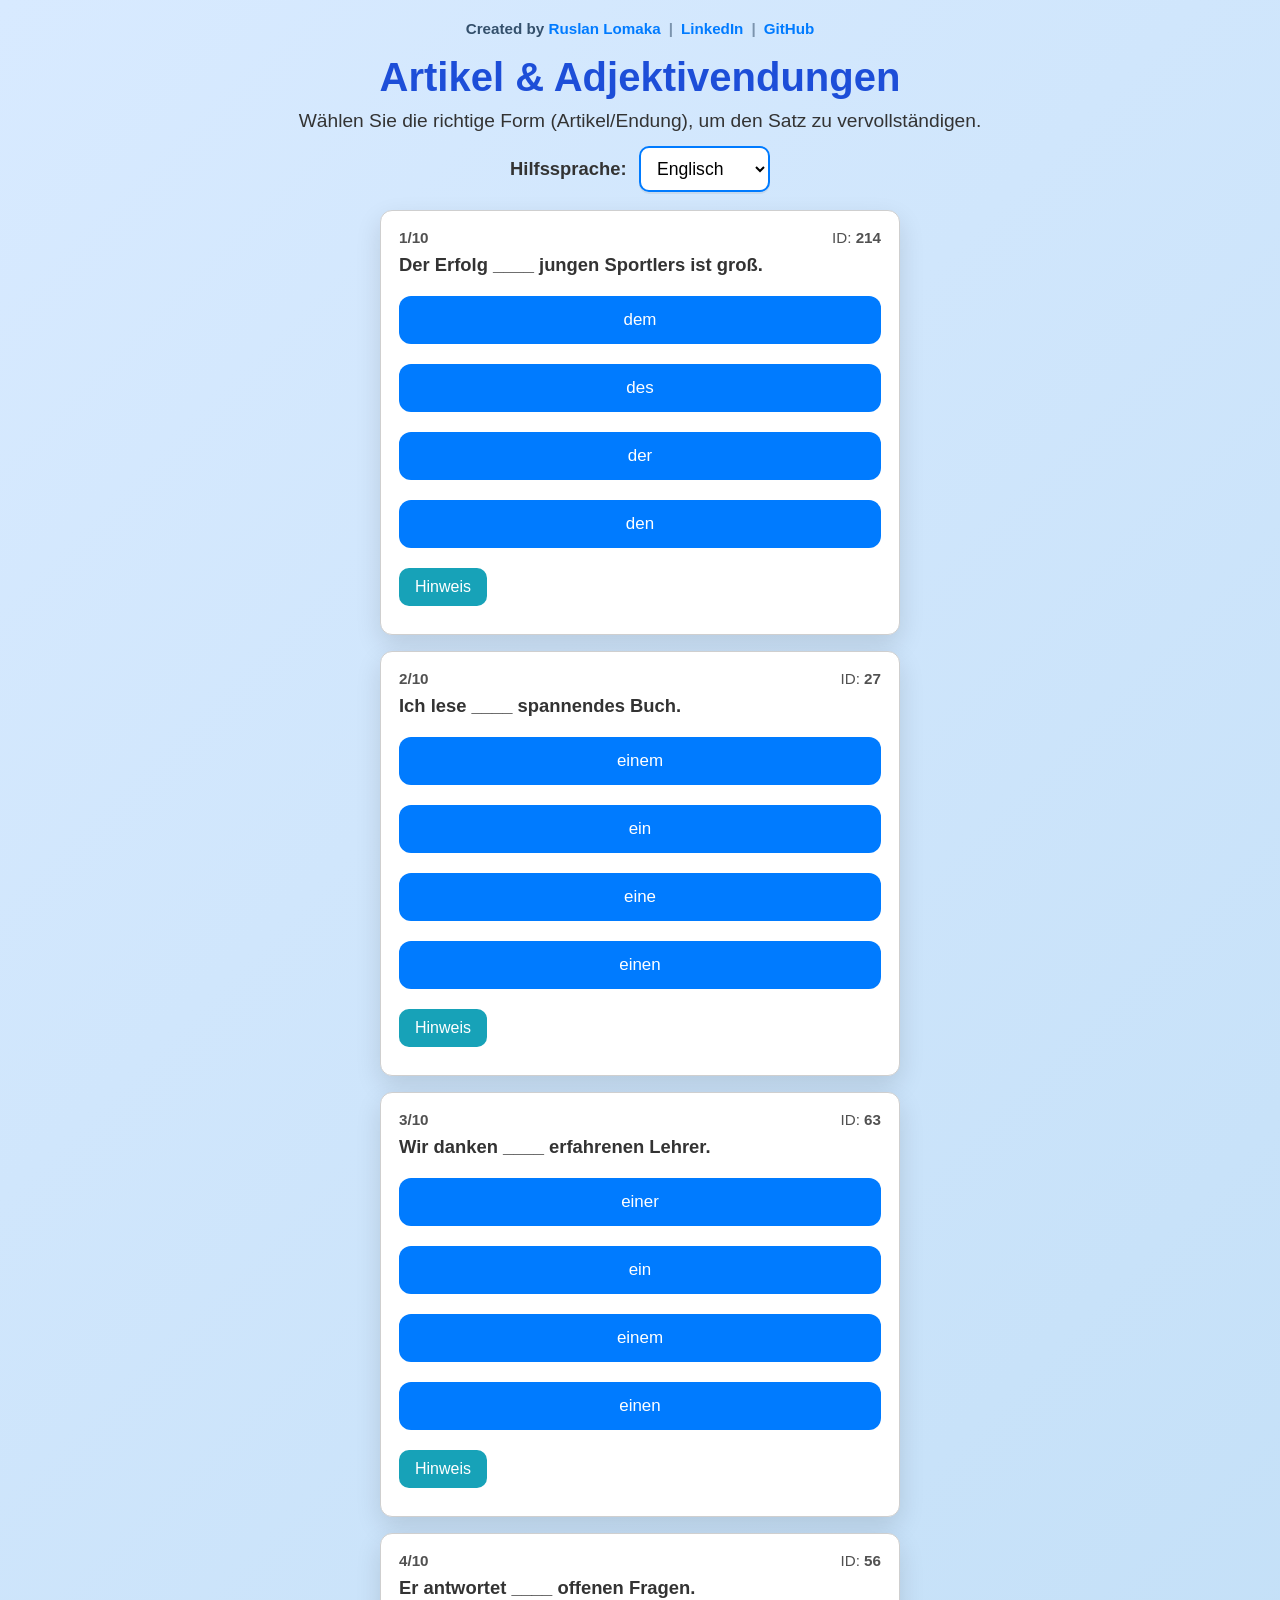
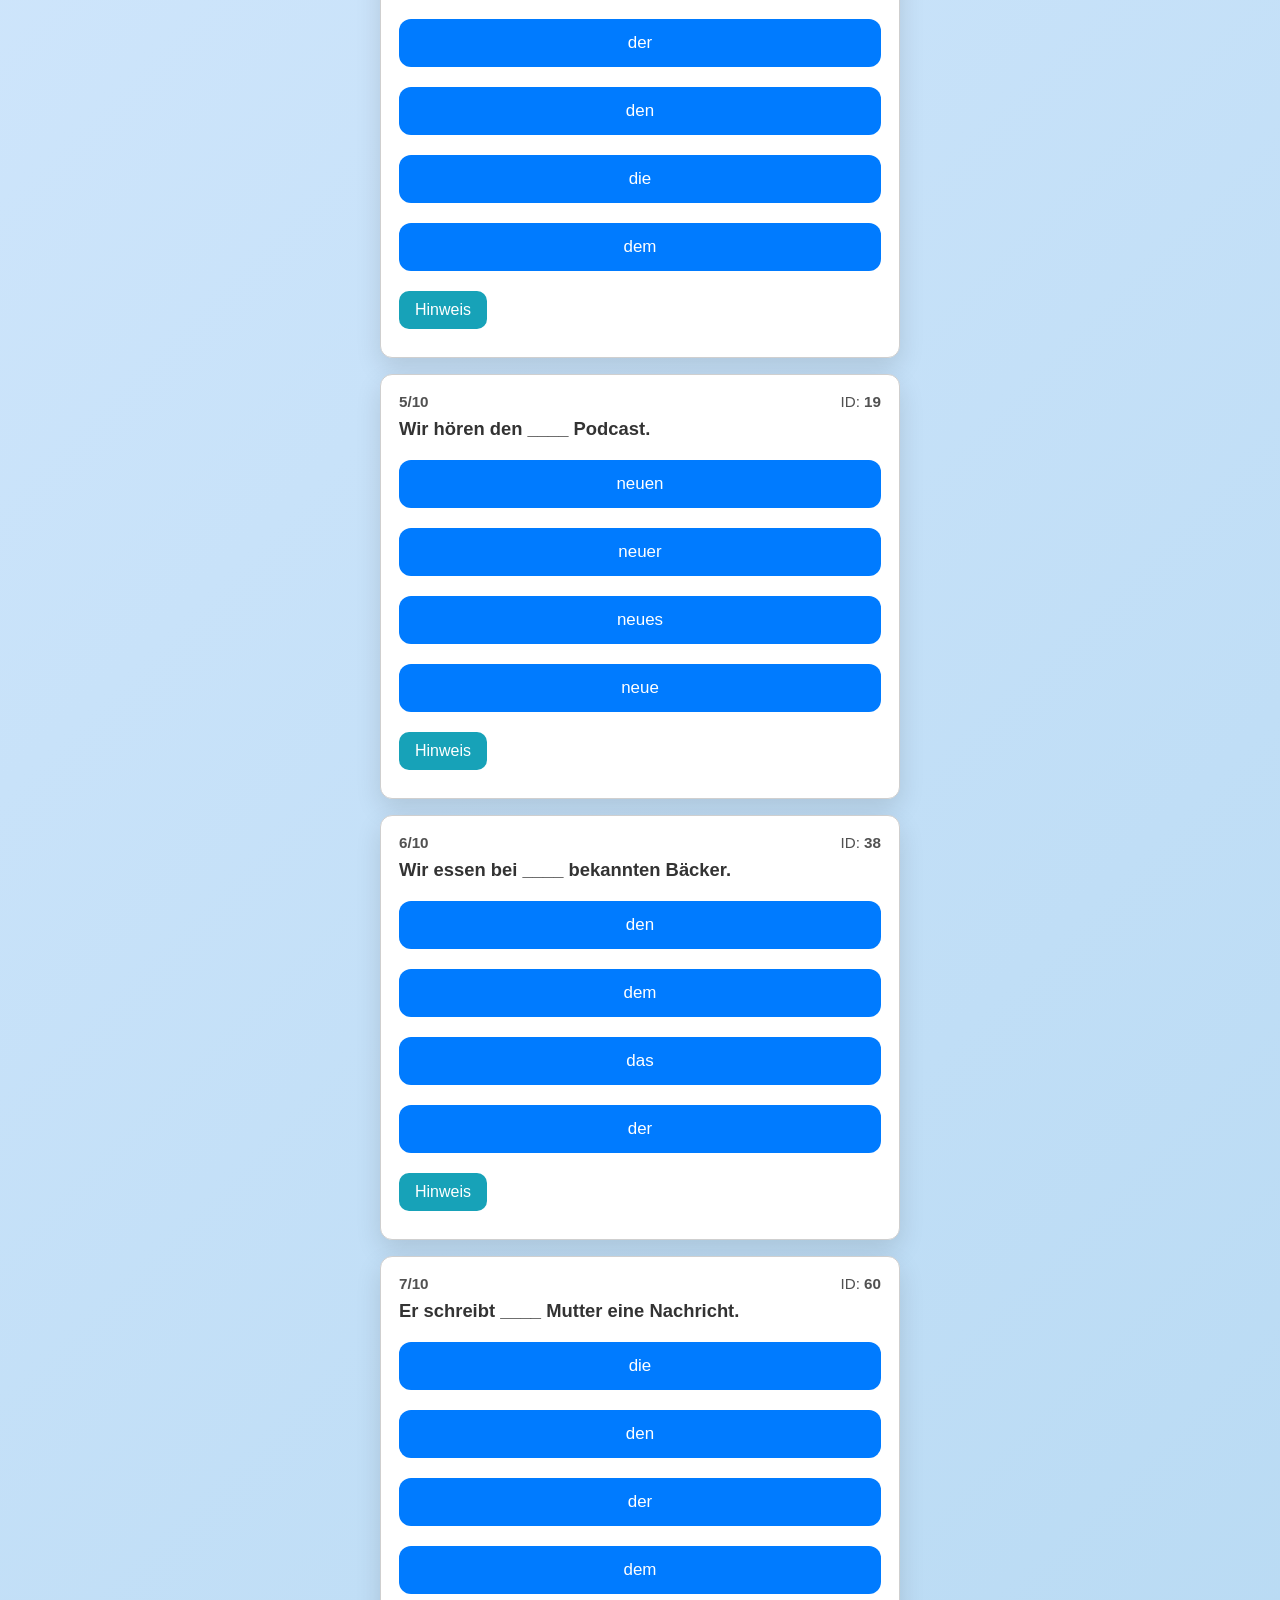
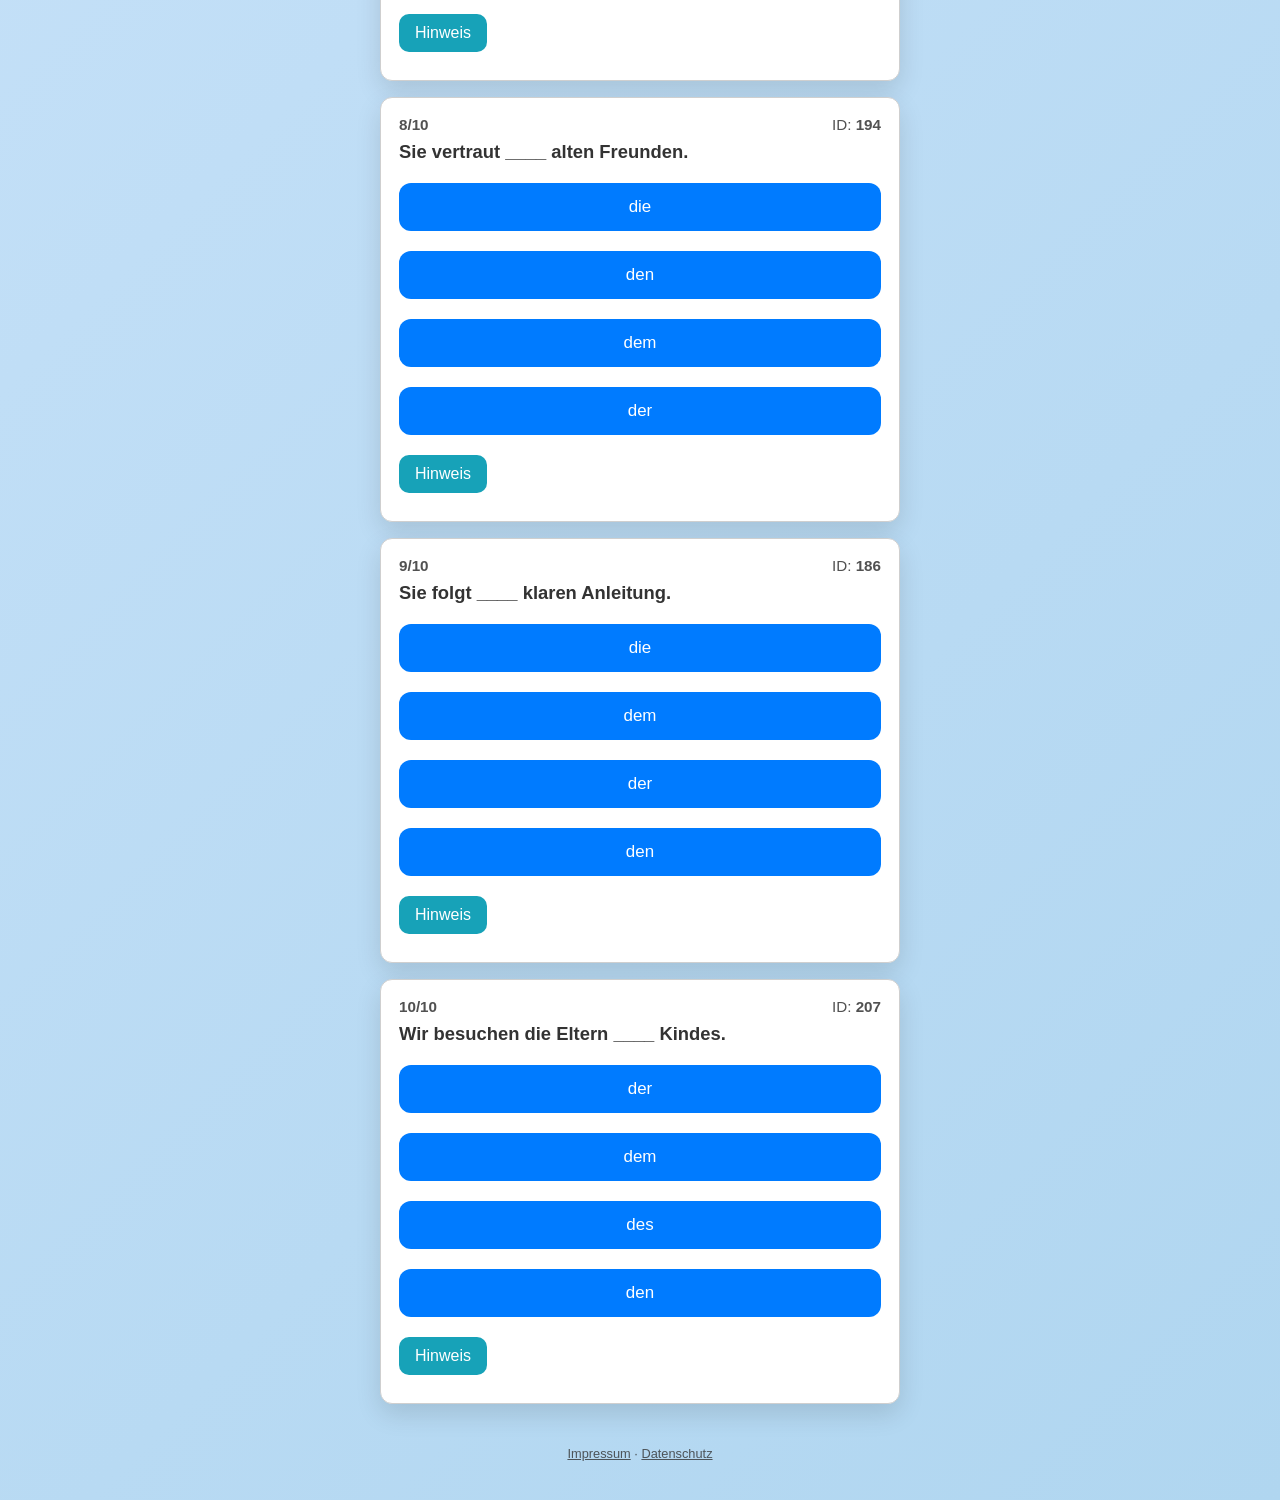
<file: index.html>
<!DOCTYPE html> <html lang="de"> <head> <meta charset="UTF-8" /> <meta name="viewport" content="width=device-width, initial-scale=1.0" /> <title>Artikel & Adjektivendungen – Trainer</title> <link rel="stylesheet" href="styles.css" /> </head> <body> <div class="credits-top"> <span>Created by <a href="https://work.ruslanlomaka.org" target="_blank" rel="noopener">Ruslan Lomaka</a></span> <span class="credits-separator">|</span> <a href="https://www.linkedin.com/in/ruslan-lomaka/" target="_blank" rel="noopener">LinkedIn</a> <span class="credits-separator">|</span> <a href="https://github.com/RuslanLomaka/adjectiveEndings" target="_blank" rel="noopener">GitHub</a> </div> <header class="page-header"> <h1>Artikel & Adjektivendungen</h1> <p>Wählen Sie die richtige Form (Artikel/Endung), um den Satz zu vervollständigen.</p> </header> <!-- Try Again Button --> <button id="try-again-button" class="try-again-btn" type="button" hidden> 🔄 Versuchen Sie es erneut </button> <!-- Language selection --> <div class="language-bar"> <label for="language-select">Hilfssprache:</label> <select id="language-select"> <option value="en">Englisch</option> <option value="uk">Ukrainisch</option> </select> </div> <!-- Optional: global info (can stay empty) --> <div id="meta-bar" class="meta-bar" aria-live="polite"></div> <!-- Questions --> <main id="questions-container"></main> <!-- Score Display --> <section id="score-display" class="score" hidden aria-live="polite"> <h2>Runde abgeschlossen 🎉</h2> <p id="final-score"></p> <p id="final-feedback"></p> </section> <!-- Grammar modal --> <div id="grammar-modal" class="modal" aria-hidden="true"> <div class="modal__backdrop" data-close="1"></div> <div class="modal__card" role="dialog" aria-modal="true" aria-labelledby="modal-title"> <div class="modal__header"> <h3 id="modal-title" class="modal__title">Regeln</h3> <button class="modal__close" type="button" data-close="1" aria-label="Close">✕</button> </div> <div id="grammar-content" class="modal__body"> <!-- filled by JS --> </div> <div class="modal__footer"> <button class="modal__ok" type="button" data-close="1">OK</button> </div> </div> </div> <script src="app.js" defer></script> <!-- rechtliches -->
<footer class="rechtliches" style="clear:both;margin:2.5rem auto 1rem;padding:0 1rem;text-align:center;font-size:.8rem;line-height:1.6;opacity:.8"><a href="https://edv.ruslanlomaka.org/impressum/" style="color:inherit;text-decoration:underline">Impressum</a> · <a href="datenschutz.html" style="color:inherit;text-decoration:underline">Datenschutz</a></footer>
</body> </html>
</file>
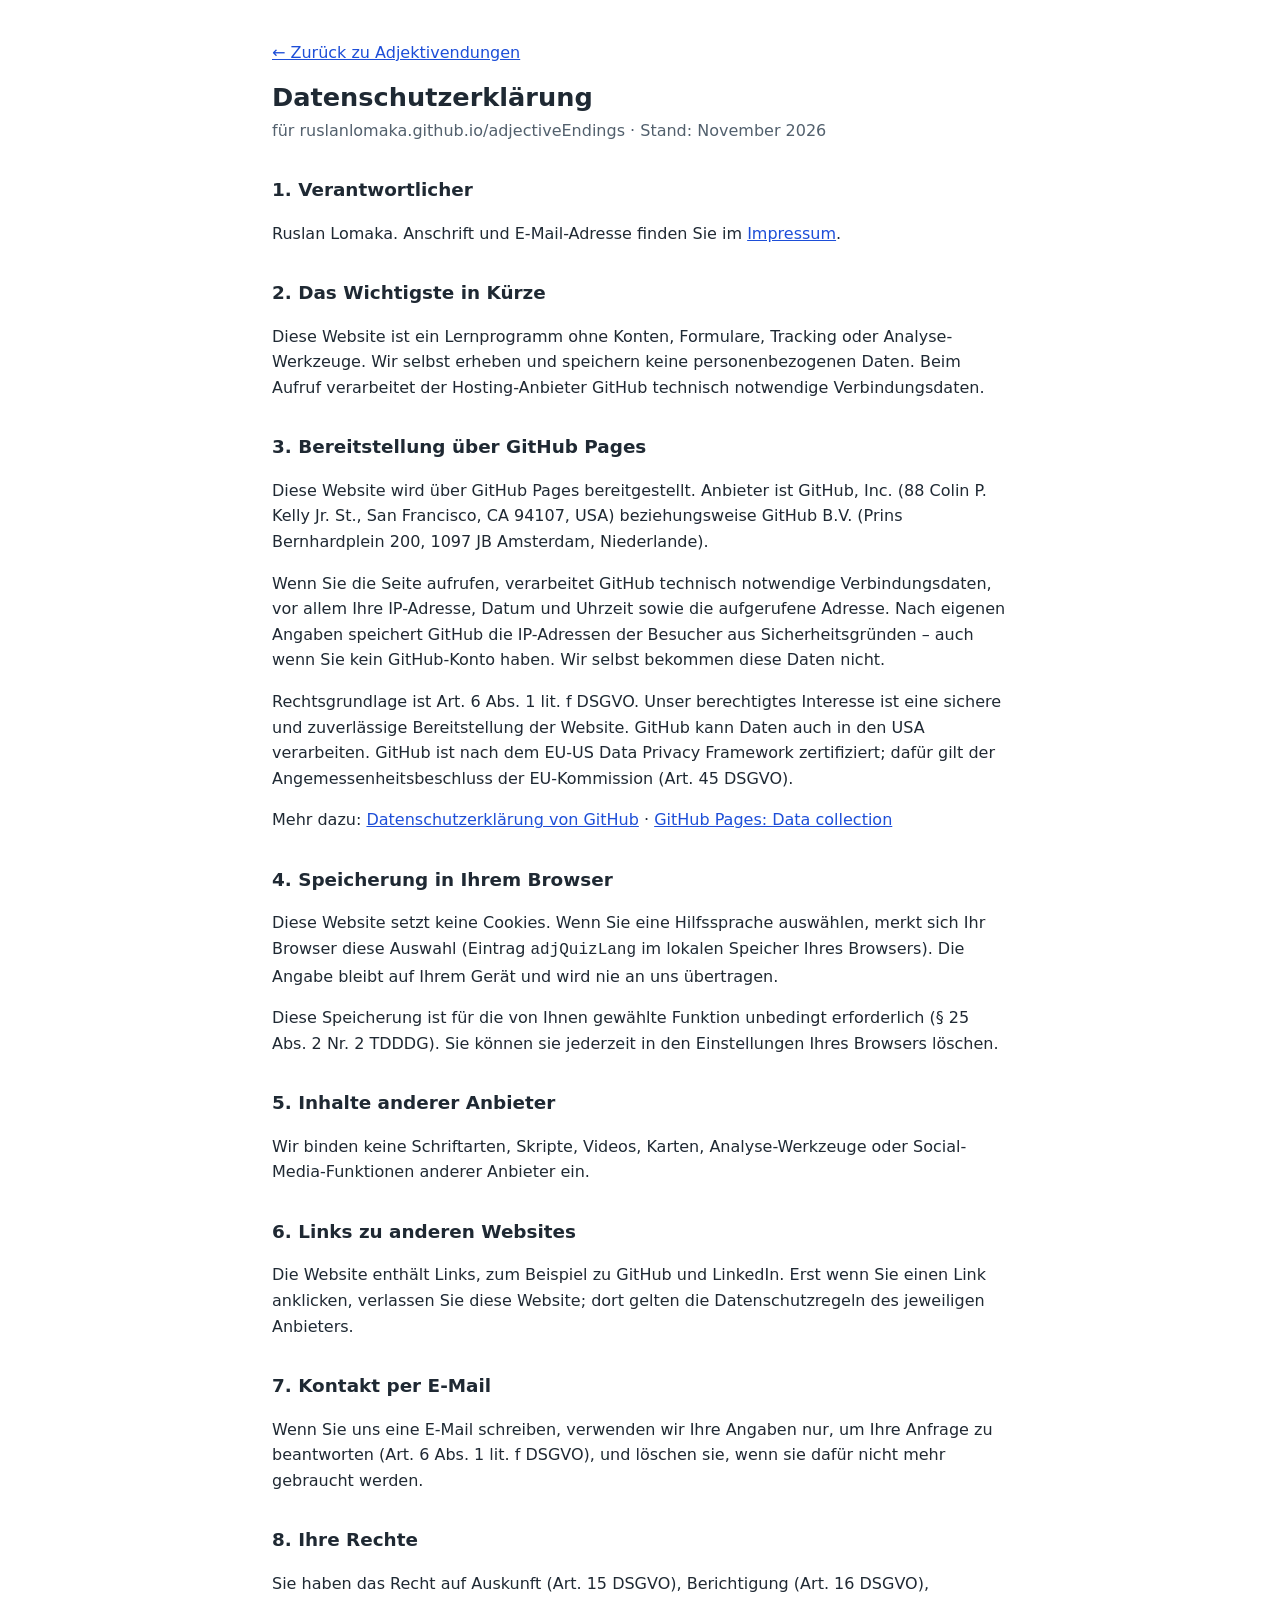
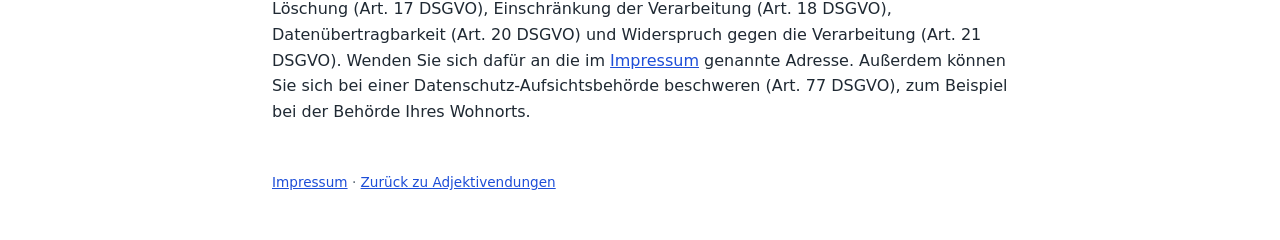
<file: datenschutz.html>
<!DOCTYPE html>
<html lang="de">
<head>
<meta charset="utf-8">
<meta name="viewport" content="width=device-width, initial-scale=1">
<meta name="robots" content="noindex">
<title>Datenschutzerklärung – Adjektivendungen</title>
<style>
  :root { color-scheme: light dark; --text: #1f2933; --muted: #52606d; --bg: #ffffff; --link: #1d4ed8; }
  @media (prefers-color-scheme: dark) { :root { --text: #e4e7eb; --muted: #9aa5b1; --bg: #111827; --link: #93c5fd; } }
  body { margin: 0; background: var(--bg); color: var(--text); font: 16px/1.6 system-ui, -apple-system, "Segoe UI", Roboto, sans-serif; }
  main { max-width: 46rem; margin: 0 auto; padding: 1.5rem 1rem 3rem; overflow-wrap: anywhere; }
  h1 { font-size: 1.6rem; line-height: 1.25; margin: 1rem 0 .25rem; }
  h2 { font-size: 1.15rem; margin: 2rem 0 .5rem; }
  a { color: var(--link); }
  .meta { color: var(--muted); margin-top: 0; }
  ul { padding-left: 1.25rem; }
  li { margin: .4rem 0; }
  footer { margin-top: 3rem; font-size: .85rem; color: var(--muted); }
</style>
</head>
<body>
<main>
<p><a href="./">← Zurück zu Adjektivendungen</a></p>
<h1>Datenschutzerklärung</h1>
<p class="meta">für ruslanlomaka.github.io/adjectiveEndings · Stand: November 2026</p>
<h2>1. Verantwortlicher</h2>
<p>Ruslan Lomaka. Anschrift und E-Mail-Adresse finden Sie im <a href="https://edv.ruslanlomaka.org/impressum/">Impressum</a>.</p>
<h2>2. Das Wichtigste in Kürze</h2>
<p>Diese Website ist ein Lernprogramm ohne Konten, Formulare, Tracking oder Analyse-Werkzeuge. Wir selbst erheben und speichern keine personenbezogenen Daten. Beim Aufruf verarbeitet der Hosting-Anbieter GitHub technisch notwendige Verbindungsdaten.</p>
<h2>3. Bereitstellung über GitHub Pages</h2>
<p>Diese Website wird über GitHub Pages bereitgestellt. Anbieter ist GitHub, Inc. (88 Colin P. Kelly Jr. St., San Francisco, CA 94107, USA) beziehungsweise GitHub B.V. (Prins Bernhardplein 200, 1097 JB Amsterdam, Niederlande).</p>
<p>Wenn Sie die Seite aufrufen, verarbeitet GitHub technisch notwendige Verbindungsdaten, vor allem Ihre IP-Adresse, Datum und Uhrzeit sowie die aufgerufene Adresse. Nach eigenen Angaben speichert GitHub die IP-Adressen der Besucher aus Sicherheitsgründen – auch wenn Sie kein GitHub-Konto haben. Wir selbst bekommen diese Daten nicht.</p>
<p>Rechtsgrundlage ist Art. 6 Abs. 1 lit. f DSGVO. Unser berechtigtes Interesse ist eine sichere und zuverlässige Bereitstellung der Website. GitHub kann Daten auch in den USA verarbeiten. GitHub ist nach dem EU-US Data Privacy Framework zertifiziert; dafür gilt der Angemessenheitsbeschluss der EU-Kommission (Art. 45 DSGVO).</p>
<p>Mehr dazu: <a href="https://docs.github.com/de/site-policy/privacy-policies/github-general-privacy-statement">Datenschutzerklärung von GitHub</a> · <a href="https://docs.github.com/en/pages/getting-started-with-github-pages/about-github-pages">GitHub Pages: Data collection</a></p>
<h2>4. Speicherung in Ihrem Browser</h2>
<p>Diese Website setzt keine Cookies. Wenn Sie eine Hilfssprache auswählen, merkt sich Ihr Browser diese Auswahl (Eintrag <code>adjQuizLang</code> im lokalen Speicher Ihres Browsers). Die Angabe bleibt auf Ihrem Gerät und wird nie an uns übertragen.</p>
<p>Diese Speicherung ist für die von Ihnen gewählte Funktion unbedingt erforderlich (§ 25 Abs. 2 Nr. 2 TDDDG). Sie können sie jederzeit in den Einstellungen Ihres Browsers löschen.</p>
<h2>5. Inhalte anderer Anbieter</h2>
<p>Wir binden keine Schriftarten, Skripte, Videos, Karten, Analyse-Werkzeuge oder Social-Media-Funktionen anderer Anbieter ein.</p>
<h2>6. Links zu anderen Websites</h2>
<p>Die Website enthält Links, zum Beispiel zu GitHub und LinkedIn. Erst wenn Sie einen Link anklicken, verlassen Sie diese Website; dort gelten die Datenschutzregeln des jeweiligen Anbieters.</p>
<h2>7. Kontakt per E-Mail</h2>
<p>Wenn Sie uns eine E-Mail schreiben, verwenden wir Ihre Angaben nur, um Ihre Anfrage zu beantworten (Art. 6 Abs. 1 lit. f DSGVO), und löschen sie, wenn sie dafür nicht mehr gebraucht werden.</p>
<h2>8. Ihre Rechte</h2>
<p>Sie haben das Recht auf Auskunft (Art. 15 DSGVO), Berichtigung (Art. 16 DSGVO), Löschung (Art. 17 DSGVO), Einschränkung der Verarbeitung (Art. 18 DSGVO), Datenübertragbarkeit (Art. 20 DSGVO) und Widerspruch gegen die Verarbeitung (Art. 21 DSGVO). Wenden Sie sich dafür an die im <a href="https://edv.ruslanlomaka.org/impressum/">Impressum</a> genannte Adresse. Außerdem können Sie sich bei einer Datenschutz-Aufsichtsbehörde beschweren (Art. 77 DSGVO), zum Beispiel bei der Behörde Ihres Wohnorts.</p>
<footer><a href="https://edv.ruslanlomaka.org/impressum/">Impressum</a> · <a href="./">Zurück zu Adjektivendungen</a></footer>
</main>
</body>
</html>
</file>
<file: styles.css>
/* =========================
   Base / Variables
========================= */

:root {
  --bg1: #d8eaff;
  --bg2: #b0d6f0;
  --primary: #007bff;
  --primary-dark: #0056b3;
  --accent: #17a2b8;
  --accent-dark: #117a8b;
  --ok: #28a745;
  --bad: #dc3545;
  --text: #333;
  --card: #ffffff;
  --border: #cfcfcf;

  --shadow: 0 10px 26px rgba(0, 0, 0, 0.12);
  --shadow-strong: 0 22px 60px rgba(0, 0, 0, 0.25);
  --radius: 12px;
}

* {
  box-sizing: border-box;
}

body {
  font-family: "Poppins", Arial, sans-serif;
  background: linear-gradient(135deg, var(--bg1), var(--bg2));
  padding: 20px;
  margin: 0;
  color: var(--text);
}

.credits-top {
  display: flex;
  flex-wrap: wrap;
  justify-content: center;
  align-items: center;
  gap: 8px;
  margin: 0 auto 18px;
  color: #34506c;
  font-size: 0.95rem;
  font-weight: 700;
}

.credits-top a {
  color: var(--primary);
  text-decoration: none;
}

.credits-top a:hover {
  text-decoration: underline;
}

.credits-separator {
  opacity: 0.55;
}

/* Hide elements using HTML hidden */
[hidden] {
  display: none !important;
}

/* =========================
   Header
========================= */

.page-header {
  text-align: center;
  margin-bottom: 14px;
}

.page-header h1 {
  font-size: 2.5rem;
  color: #1d4ed8;
  margin: 0 0 10px 0;
}

.page-header p {
  font-size: 1.2rem;
  margin: 0;
}

/* =========================
   Language bar
========================= */

.language-bar {
  text-align: center;
  margin-bottom: 18px;
}

.language-bar label {
  font-size: 1.15rem;
  margin-right: 8px;
  font-weight: 600;
}

.language-bar select {
  font-size: 1.1rem;
  padding: 10px 12px;
  border: 2px solid var(--primary);
  border-radius: 10px;
  background-color: var(--card);
  box-shadow: 0 2px 0 rgba(0,0,0,0.06);
}

/* =========================
   Meta bar
========================= */

.meta-bar {
  width: 80%;
  max-width: 520px;
  margin: 0 auto 10px auto;
  text-align: center;
  font-size: 0.95rem;
  opacity: 0.85;
}

/* =========================
   Question cards
========================= */

#questions-container {
  margin-top: 10px;
}

.question-container {
  margin: 16px auto;
  padding: 18px;
  width: 80%;
  max-width: 520px;
  background-color: var(--card);
  border-radius: var(--radius);
  border: 1px solid var(--border);
  box-shadow: var(--shadow);
  transition: transform 0.2s, box-shadow 0.2s;
}

.question-container:hover {
  transform: translateY(-1px);
  box-shadow: 0 14px 32px rgba(0,0,0,0.14);
}

/* =========================
   Answer buttons
========================= */

.choice-btn {
  width: 100%;
  padding: 14px 14px;
  margin: 10px 0;
  background-color: var(--primary);
  color: white;
  font-size: 1.06rem;
  border: none;
  border-radius: 12px;
  cursor: pointer;
  transition: background-color 0.2s, box-shadow 0.2s, transform 0.05s;
}

.choice-btn:hover {
  background-color: var(--primary-dark);
  box-shadow: 0 8px 14px rgba(0,0,0,0.18);
}

.choice-btn:active {
  transform: translateY(1px);
}

.choice-btn:disabled {
  cursor: not-allowed;
  background-color: #d3d3d3;
  color: #333;
  box-shadow: none;
}

.choice-btn.selected {
  outline: 3px solid #1d4ed8;
  outline-offset: 2px;
}

/* =========================
   Hint area
========================= */

.hint-section {
  margin-top: 10px;
  display: flex;
  align-items: center;
  gap: 10px;
  flex-wrap: wrap;
}

.hint-btn {
  padding: 10px 16px;
  font-size: 1rem;
  background-color: var(--accent);
  color: white;
  border: none;
  border-radius: 10px;
  cursor: pointer;
  transition: background-color 0.2s, box-shadow 0.2s;
}

.hint-btn:hover {
  background-color: var(--accent-dark);
  box-shadow: 0 6px 12px rgba(0,0,0,0.14);
}

.hint-btn:disabled {
  background-color: #d3d3d3;
  color: #777;
  cursor: not-allowed;
  box-shadow: none;
}

/* clickable grammar link */
.case-link {
  color: #1d4ed8;
  font-weight: 700;
  text-decoration: underline;
  text-underline-offset: 3px;
}

.case-link:hover {
  text-decoration: none;
}

/* =========================
   Feedback
========================= */

.feedback {
  margin-top: 10px;
  font-size: 1.02rem;
  font-weight: 650;
  line-height: 1.35;
}

.correct {
  color: var(--ok);
}

.incorrect {
  color: var(--bad);
}

/* =========================
   Score section
========================= */

.score,
#score-display {
  background-color: var(--card);
  padding: 20px;
  border-radius: var(--radius);
  box-shadow: var(--shadow);
  width: 80%;
  max-width: 520px;
  margin: 26px auto;
  text-align: center;
}

#score-display h2 {
  margin: 0 0 8px 0;
}

/* =========================
   Try again button
========================= */

.try-again-btn {
  padding: 12px 22px;
  font-size: 1.15rem;
  background-color: var(--primary);
  color: white;
  border: none;
  border-radius: 12px;
  cursor: pointer;
  display: block;
  margin: 0 auto 14px;
  transition: background-color 0.2s, box-shadow 0.2s, transform 0.05s;
}

.try-again-btn:hover {
  background-color: var(--primary-dark);
  box-shadow: 0 10px 18px rgba(0,0,0,0.18);
}

.try-again-btn:active {
  transform: translateY(1px);
}

.try-again-btn.visible {
  display: block;
}

/* =========================
   Modal – Grammar rules
========================= */

.modal[aria-hidden="true"] {
  display: none;
}

.modal {
  position: fixed;
  inset: 0;
  z-index: 9999;
}

.modal__backdrop {
  position: absolute;
  inset: 0;
  background: rgba(0,0,0,0.45);
  backdrop-filter: blur(3px);
}

.modal__card {
  position: relative;
  width: min(760px, calc(100% - 32px));
  margin: 8vh auto;
  background: var(--card);
  border-radius: 16px;
  box-shadow: var(--shadow-strong);
  border: 1px solid rgba(0,0,0,0.1);
  overflow: hidden;
}

.modal__header {
  display: flex;
  align-items: center;
  justify-content: space-between;
  gap: 12px;
  padding: 14px 18px;
  background: linear-gradient(135deg, var(--bg1), var(--bg2));
  border-bottom: 1px solid rgba(0,0,0,0.08);
}

.modal__title {
  margin: 0;
  font-size: 1.25rem;
  color: #1d4ed8;
  font-weight: 800;
}

.modal__close {
  border: none;
  background: rgba(255,255,255,0.4);
  font-size: 1.25rem;
  cursor: pointer;
  padding: 6px 10px;
  border-radius: 10px;
}

.modal__close:hover {
  background: rgba(255,255,255,0.7);
}

.modal__body {
  padding: 18px;
  max-height: 60vh;
  overflow: auto;
  color: var(--text);
}

.modal__footer {
  padding: 14px 18px 18px;
  display: flex;
  justify-content: flex-end;
}

.modal__ok {
  padding: 10px 18px;
  font-size: 1rem;
  background-color: var(--primary);
  color: white;
  border: none;
  border-radius: 12px;
  cursor: pointer;
  transition: background-color 0.2s, box-shadow 0.2s;
}

.modal__ok:hover {
  background-color: var(--primary-dark);
  box-shadow: 0 10px 18px rgba(0,0,0,0.16);
}

/* Tables inside modal */
.modal__body table {
  width: 100%;
  border-collapse: collapse;
  margin-top: 12px;
  font-size: 0.95rem;
}

.modal__body th,
.modal__body td {
  border: 1px solid rgba(0,0,0,0.12);
  padding: 9px 8px;
  text-align: center;
}

.modal__body th {
  background: #f3f7ff;
  font-weight: 800;
}

/* =========================
   Mobile
========================= */

@media screen and (max-width: 768px) {
  .page-header h1 {
    font-size: 2rem;
  }

  .page-header p {
    font-size: 1.05rem;
  }

  .question-container {
    width: 92%;
    padding: 16px;
  }

  .choice-btn {
    font-size: 1rem;
    padding: 12px;
  }

  .language-bar select {
    font-size: 1.05rem;
  }

  .modal__card {
    margin: 6vh auto;
  }
}
</file>
